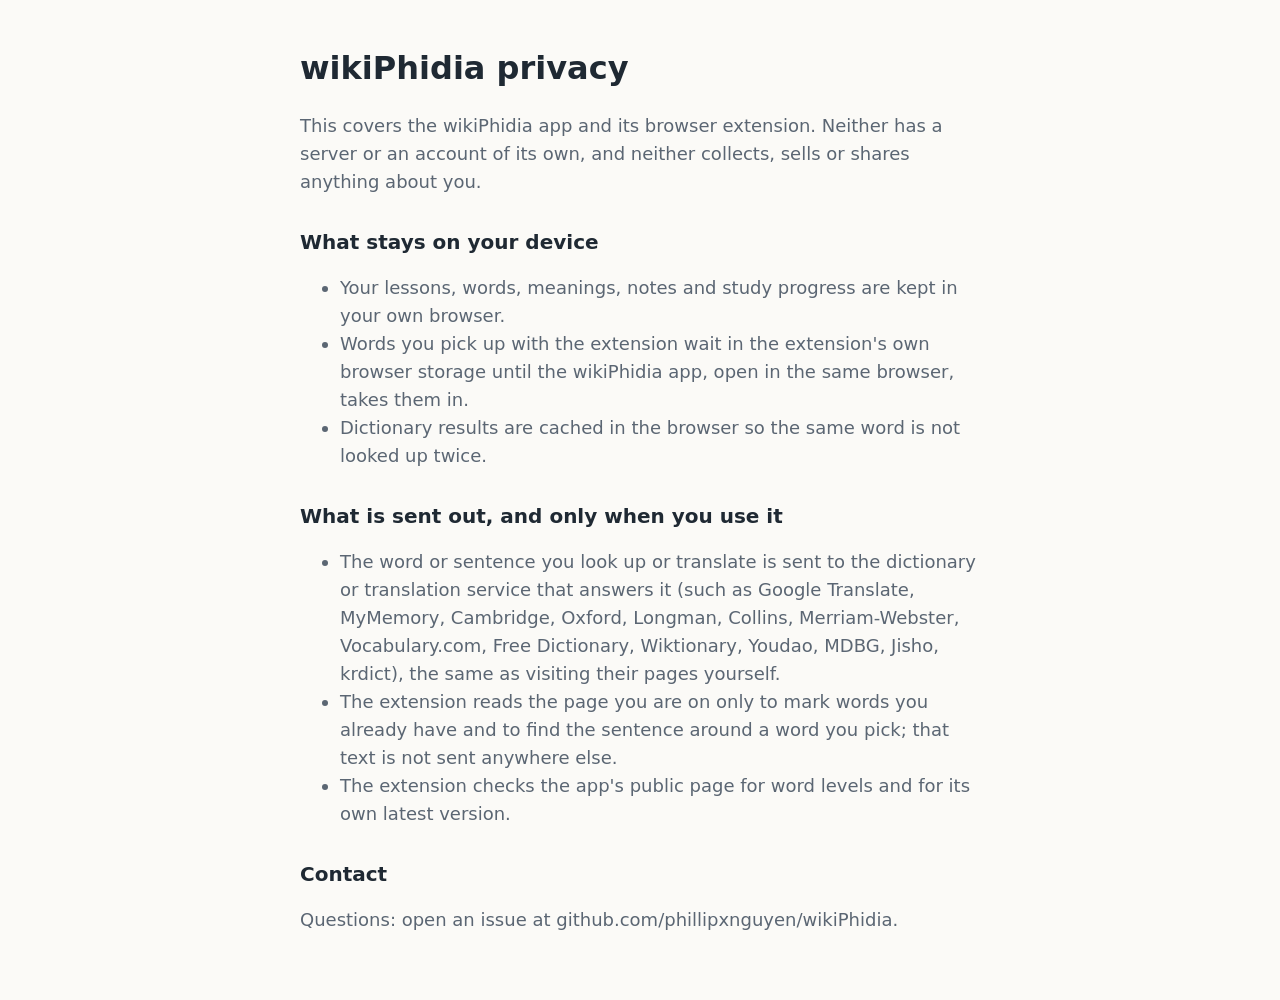
<file: privacy.html>
<!doctype html>
<html lang="en">
<head>
<meta charset="utf-8">
<meta name="viewport" content="width=device-width, initial-scale=1">
<title>wikiPhidia Privacy</title>
<style>
:root{--bg:#fbfaf7;--ink:#1f2933;--soft:#5b6673;}
@media (prefers-color-scheme: dark){:root{--bg:#15181c;--ink:#e6e9ee;--soft:#a3adb8;}}
body{margin:0;background:var(--bg);color:var(--ink);font:18px/28px system-ui, sans-serif;}
main{max-width:680px;margin:0 auto;padding:48px 16px;}
h1{margin:0 0 24px;font-size:32px;line-height:40px;}
h2{margin:32px 0 8px;font-size:20px;line-height:28px;}
p, li{color:var(--soft);}
</style>
</head>
<body>
<main>
<h1>wikiPhidia privacy</h1>
<p>This covers the wikiPhidia app and its browser extension. Neither has a server or an account of its own, and neither collects, sells or shares anything about you.</p>
<h2>What stays on your device</h2>
<ul>
<li>Your lessons, words, meanings, notes and study progress are kept in your own browser.</li>
<li>Words you pick up with the extension wait in the extension's own browser storage until the wikiPhidia app, open in the same browser, takes them in.</li>
<li>Dictionary results are cached in the browser so the same word is not looked up twice.</li>
</ul>
<h2>What is sent out, and only when you use it</h2>
<ul>
<li>The word or sentence you look up or translate is sent to the dictionary or translation service that answers it (such as Google Translate, MyMemory, Cambridge, Oxford, Longman, Collins, Merriam-Webster, Vocabulary.com, Free Dictionary, Wiktionary, Youdao, MDBG, Jisho, krdict), the same as visiting their pages yourself.</li>
<li>The extension reads the page you are on only to mark words you already have and to find the sentence around a word you pick; that text is not sent anywhere else.</li>
<li>The extension checks the app's public page for word levels and for its own latest version.</li>
</ul>
<h2>Contact</h2>
<p>Questions: open an issue at github.com/phillipxnguyen/wikiPhidia.</p>
</main>
</body>
</html>
</file>
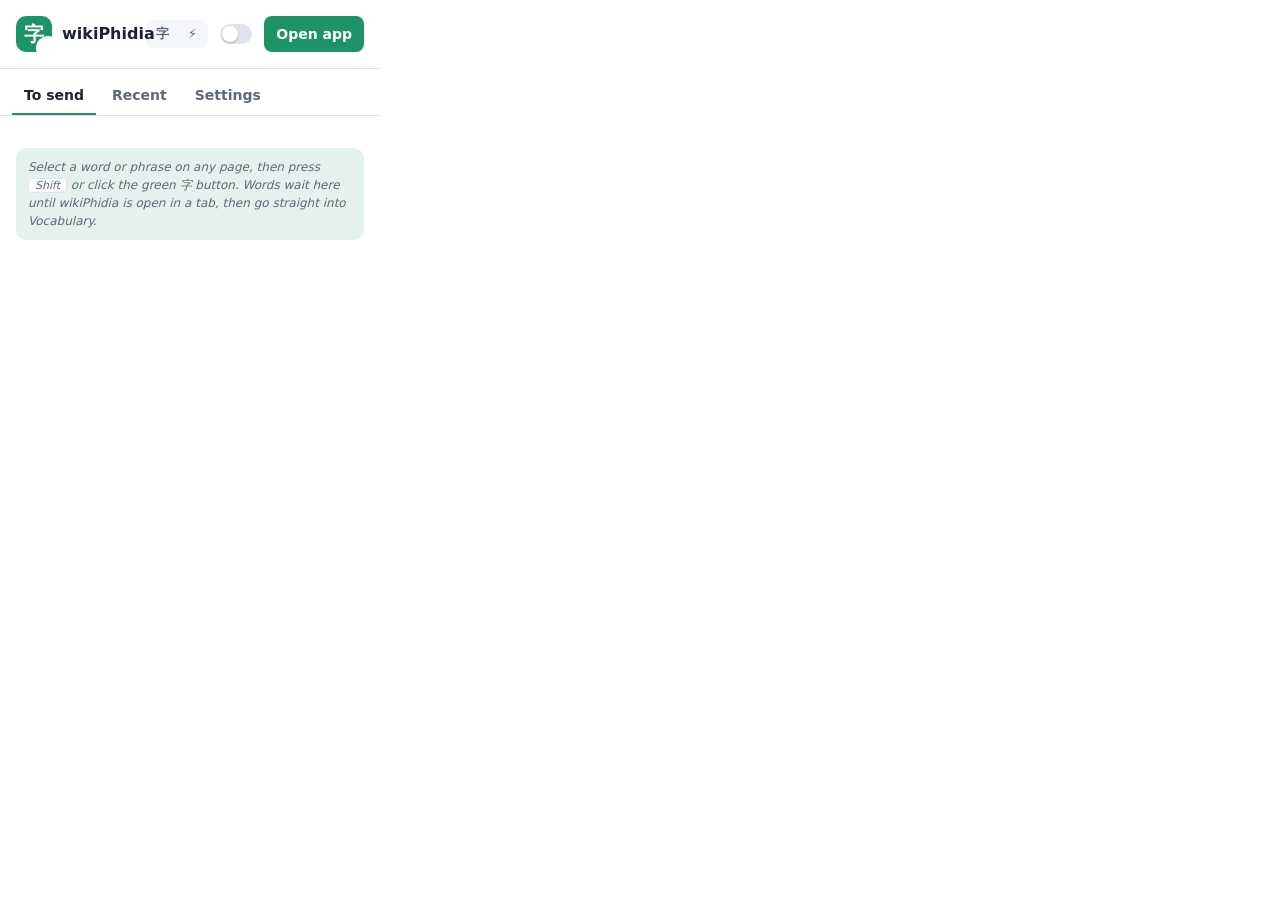
<file: extension/popup.html>
<!doctype html>
<html lang="en">
<head>
<meta charset="utf-8">
<title>wikiPhidia</title>
<link rel="stylesheet" href="popup.css">
</head>
<body>
<header class="top">
  <div id="brand" class="brand"><span class="mark">字<i id="link" class="link" aria-hidden="true"></i></span><span class="name">wikiPhidia</span></div>
  <div class="pick-modes" role="radiogroup" aria-label="When I select a word">
    <button class="pick-mode" data-pick="button" role="radio" title="Selecting a word shows the 字 button (click it, or press Shift)" aria-label="Show the 字 button">字</button>
    <button class="pick-mode" data-pick="open" role="radio" title="Selecting a word opens the card at once" aria-label="Open the card at once">⚡</button>
  </div>
  <label class="power" title="Turn wikiPhidia on or off on every page"><input type="checkbox" id="enabled" role="switch" aria-label="On"><span class="sw" aria-hidden="true"></span></label>
  <button id="openApp" class="btn">Open app</button>
</header>
<div id="update" class="update" hidden><div><b>Version <span id="updateVersion"></span> is ready</b><small>Download it, unzip it (a folder named Extension), put its files in place of your extension folder's, then press Reload.</small></div><a id="updateGet" class="btn" href="https://github.com/phillipxnguyen/wikiPhidia/raw/main/Extension.zip" target="_blank">Download</a><button id="updateReload" class="btn ghost-btn">Reload</button></div>
<button id="collect" class="yt-lesson" hidden><span>📝</span><b>Make cards from this page</b><small id="collectTitle"></small></button>
<button id="ytLesson" class="yt-lesson" hidden><span>🎬</span><b>Make a lesson from this video</b><small id="ytTitle"></small></button>
<nav class="tabs" role="tablist">
  <button data-tab="pending" class="on" role="tab">To send <b id="pendingN"></b></button>
  <button data-tab="recent" role="tab">Recent</button>
  <button data-tab="settings" role="tab">Settings</button>
</nav>
<section id="tab-pending" class="tab">
  <div id="pendingList" class="list"></div>
  <p class="hint">Select a word or phrase on any page, then press <kbd>Shift</kbd> or click the green 字 button. Words wait here until wikiPhidia is open in a tab, then go straight into Vocabulary.</p>
</section>
<section id="tab-recent" class="tab" hidden>
  <div id="recentList" class="list"></div>
</section>
<section id="tab-settings" class="tab" hidden>
  <label class="row"><span>Meaning in</span><select id="lang">
    <option value="vi">Tiếng Việt</option>
    <option value="en">English</option>
    <option value="zh-CN">中文 (简体)</option>
    <option value="zh-TW">中文 (繁體)</option>
    <option value="ko">한국어</option>
    <option value="ja">日本語</option>
    <option value="fr">Français</option>
    <option value="de">Deutsch</option>
    <option value="es">Español</option>
  </select></label>
  <label class="row"><span>Words go into</span><select id="lesson"></select></label>
  <label class="row check"><input type="checkbox" id="highlight"><span>Mark words I already have on every page</span></label>
  <label class="row check"><input type="checkbox" id="shift"><span>Shift opens the card, and Shift again translates the sentence</span></label>
  <label class="row check"><input type="checkbox" id="youtube"><span>Show 字 Make a lesson on YouTube videos</span></label>
  <label class="row"><span>A YouTube lesson takes</span><select id="ytMinutes">
    <option value="2">The first 2 minutes</option>
    <option value="5">The first 5 minutes</option>
    <option value="10">The first 10 minutes</option>
    <option value="15">The first 15 minutes</option>
    <option value="30">The first 30 minutes</option>
    <option value="0">The whole video</option>
  </select></label>
  <label class="row col"><span>App address</span><input type="url" id="appUrl" spellcheck="false"></label>
  <div class="row"><span id="versionNow" class="muted"></span><button id="reloadExt" class="btn ghost-btn">Reload extension</button></div>
</section>
<script src="vendor/pinyin-pro.js"></script>
<script src="popup.js"></script>
</body>
</html>
</file>
<file: extension/popup.css>
:root{--green:#1e9466;--green-soft:rgba(30,148,102,.12);--ink:#1d2330;--ink-2:#5e6878;--line:#dfe4ec;--bg:#fff;--bg-2:#f4f6fa;color-scheme:light dark;}
@media (prefers-color-scheme: dark){:root{--green:#3cc48d;--green-soft:rgba(60,196,141,.16);--ink:#e8ecf3;--ink-2:#9aa4b4;--line:#323a48;--bg:#1b2029;--bg-2:#242a35;}}
*{box-sizing:border-box;}
body{width:380px;margin:0;background:var(--bg);color:var(--ink);font:14px/20px Inter, system-ui, -apple-system, "Segoe UI", sans-serif;}
.top{display:flex;align-items:center;gap:12px;padding:16px;border-bottom:1px solid var(--line);}
.mark{position:relative;flex:none;display:flex;align-items:center;justify-content:center;width:36px;height:36px;border-radius:10px;background:var(--green);color:#fff;font-size:20px;line-height:24px;font-weight:700;}
.brand{position:relative;flex:1;min-width:0;display:flex;align-items:center;gap:10px;cursor:default;}
.link{position:absolute;right:-6px;bottom:-6px;display:flex;align-items:center;justify-content:center;width:20px;height:20px;border-radius:10px;background:var(--bg);box-shadow:0 0 0 2px var(--bg);color:var(--ink-2);}
.link.on{color:var(--green);}
.link svg{display:block;width:14px;height:14px;}
.brand::after{content:attr(data-tip);position:absolute;left:0;top:calc(100% + 8px);z-index:5;padding:6px 10px;border-radius:8px;background:#1d2330;color:#fff;font-size:12px;line-height:16px;font-weight:600;white-space:nowrap;box-shadow:0 6px 18px rgba(0,0,0,.25);opacity:0;visibility:hidden;pointer-events:none;transition:opacity .12s, visibility 0s .12s;}
.brand:hover::after{opacity:1;visibility:visible;transition:opacity .12s .2s, visibility 0s .2s;}
.name{font-size:16px;line-height:22px;font-weight:700;}
.btn{flex:none;padding:8px 12px;border:0;border-radius:8px;background:var(--green);color:#fff;font:inherit;font-weight:700;cursor:pointer;}
.btn:hover{filter:brightness(1.08);}
.tabs{display:flex;gap:4px;padding:8px 12px 0;border-bottom:1px solid var(--line);}
.tabs button{padding:8px 12px;border:0;border-bottom:2px solid transparent;background:none;color:var(--ink-2);font:inherit;font-weight:600;cursor:pointer;}
.tabs button.on{border-bottom-color:var(--green);color:var(--ink);}
.tabs b{display:inline-block;min-width:20px;margin-left:4px;padding:0 6px;border-radius:10px;background:var(--green-soft);color:var(--green);font-size:12px;line-height:18px;}
.tabs b:empty{display:none;}
.tab{max-height:420px;overflow-y:auto;padding:16px;}
.list:empty::before{content:attr(data-empty);display:block;color:var(--ink-2);text-align:center;}
.list{display:flex;flex-direction:column;gap:8px;}
.list:empty{display:block;}
.item{position:relative;padding:12px 40px 12px 12px;border:1px solid var(--line);border-radius:10px;background:var(--bg-2);}
.term{font-size:16px;line-height:22px;font-weight:700;}
.reading{margin-left:6px;font-size:13px;font-weight:400;color:var(--green);}
.meaning{margin-top:4px;line-height:20px;color:var(--ink);}
.sentence, .meta{margin-top:6px;font-size:12px;line-height:18px;color:var(--ink-2);}
.sentence + .meta{margin-top:4px;}
.sentence{display:-webkit-box;overflow:hidden;-webkit-line-clamp:2;-webkit-box-orient:vertical;}
.del{position:absolute;top:8px;right:8px;width:28px;height:28px;padding:0;border:0;border-radius:8px;background:none;color:var(--ink-2);font-size:14px;line-height:20px;cursor:pointer;}
.del:hover{background:var(--line);color:var(--ink);}
.edit{width:100%;margin-top:8px;padding:6px 8px;border:1px solid var(--line);border-radius:8px;background:var(--bg);color:var(--ink);font:inherit;}
.edit:focus{outline:none;border-color:var(--green);box-shadow:0 0 0 3px var(--green-soft);}
.tag{display:inline-block;margin-left:6px;padding:0 8px;border-radius:10px;font-size:11px;line-height:16px;font-weight:700;}
.tag.added{background:var(--green-soft);color:var(--green);}
.tag.exists{background:var(--line);color:var(--ink-2);}
.hint{margin:16px 0 0;padding:10px 12px;border-radius:10px;background:var(--green-soft);font-size:12px;line-height:18px;font-style:italic;color:var(--ink-2);}
kbd{padding:0 6px;border:1px solid var(--line);border-radius:4px;background:var(--bg);font:inherit;font-size:11px;line-height:16px;}
.row{display:flex;align-items:center;justify-content:space-between;gap:12px;padding:10px 0;border-bottom:1px solid var(--line);}
.row:last-child{border-bottom:0;}
.row select, .row input[type=url]{min-width:0;padding:6px 8px;border:1px solid var(--line);border-radius:8px;background:var(--bg);color:var(--ink);font:inherit;}
.row select{max-width:200px;-webkit-appearance:none;appearance:none;overflow:hidden;white-space:nowrap;text-overflow:ellipsis;background:var(--bg);cursor:pointer;}
.row.check{justify-content:flex-start;cursor:pointer;}
.row.check input{flex:none;width:16px;height:16px;margin:0;accent-color:var(--green);}
.row.col{flex-direction:column;align-items:stretch;gap:6px;}
.yt-lesson{display:grid;grid-template-columns:auto minmax(0, 1fr);column-gap:10px;align-items:center;width:calc(100% - 32px);margin:16px 16px 0;padding:10px 12px;border:1px solid var(--green);border-radius:10px;background:var(--green-soft);color:var(--ink);font:inherit;text-align:left;cursor:pointer;}
.yt-lesson[hidden]{display:none;}
.yt-lesson span{grid-row:1 / span 2;font-size:20px;line-height:24px;}
.yt-lesson b{color:var(--green);}
.yt-lesson small{overflow:hidden;font-size:12px;line-height:16px;color:var(--ink-2);white-space:nowrap;text-overflow:ellipsis;}
.yt-lesson:hover{filter:brightness(1.04);}
.update{display:flex;flex-wrap:wrap;align-items:center;gap:8px;margin:16px 16px 0;padding:10px 12px;border-radius:10px;background:rgba(47,111,214,.1);}
.update[hidden]{display:none;}
.update > div{flex:1 1 100%;min-width:0;}
.update b{display:block;font-size:13px;line-height:18px;}
.update small{display:block;font-size:12px;line-height:16px;color:var(--ink-2);}
.update .btn{background:#2f6fd6;text-decoration:none;font-size:13px;line-height:18px;}
.ghost-btn, .update .ghost-btn{background:var(--bg-2);color:var(--ink);}
.muted{font-size:12px;line-height:16px;color:var(--ink-2);}
.power{position:relative;flex:none;display:flex;cursor:pointer;}
.power input{position:absolute;opacity:0;width:0;height:0;}
.sw{position:relative;width:32px;height:20px;border-radius:10px;background:var(--line);transition:background .15s;}
.sw::after{content:"";position:absolute;left:2px;top:2px;width:16px;height:16px;border-radius:8px;background:#fff;box-shadow:0 1px 2px rgba(0,0,0,.25);transition:transform .15s;}
.power input:checked + .sw{background:var(--green);}
.power input:checked + .sw::after{transform:translateX(12px);}
.power input:focus-visible + .sw{outline:2px solid var(--green);outline-offset:2px;}
.pick-modes{flex:none;display:flex;gap:2px;padding:2px;border-radius:8px;background:var(--bg-2);}
.pick-mode{display:flex;align-items:center;justify-content:center;width:28px;height:24px;padding:0;border:0;border-radius:6px;background:none;color:var(--ink-2);font-family:inherit;font-size:13px;line-height:16px;font-weight:700;cursor:pointer;}
.pick-mode:hover{color:var(--ink);}
.pick-mode:focus{outline:none;}
.pick-mode:focus-visible{outline:2px solid var(--green);outline-offset:1px;}
.pick-mode.on{background:var(--bg);color:var(--green);box-shadow:0 1px 2px rgba(0,0,0,.12);}
body.off .pick-modes, body.off .tabs, body.off .tab{opacity:.5;}
body.off .mark{background:var(--ink-2);}
</file>
